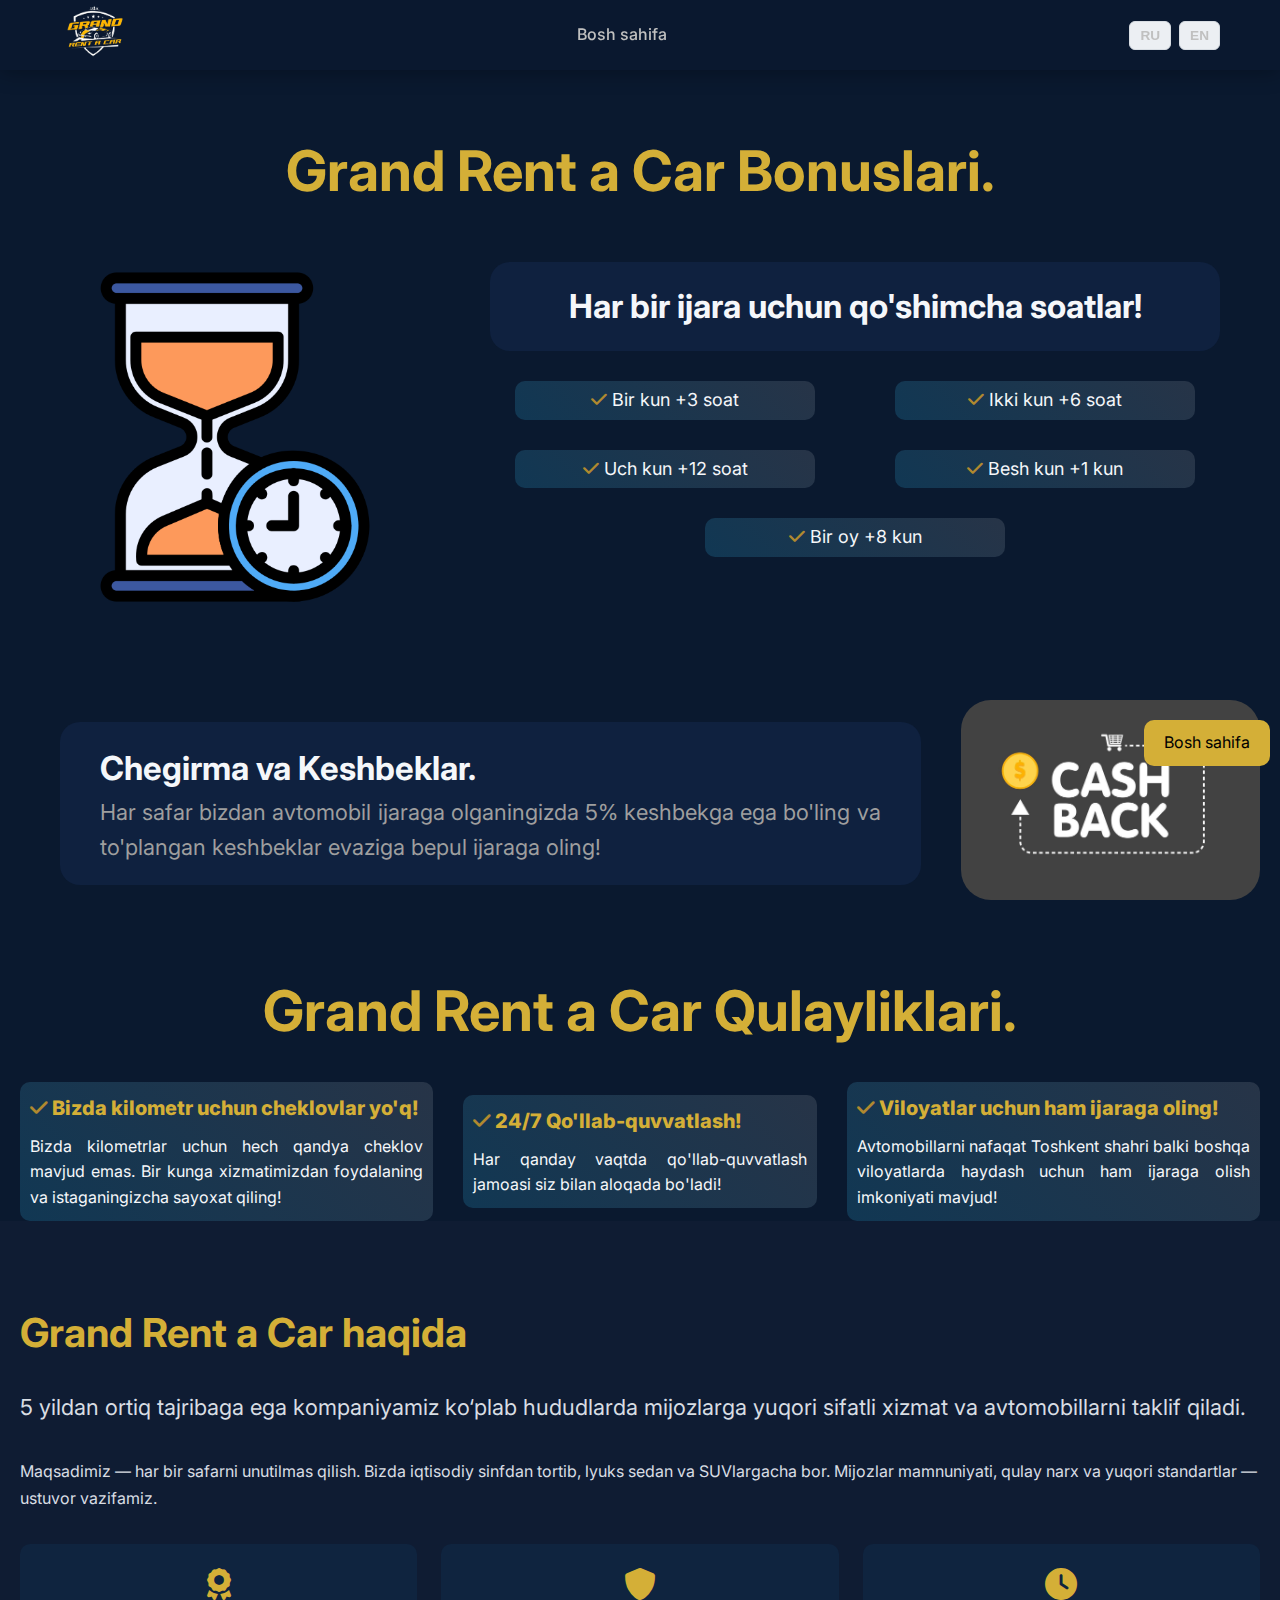
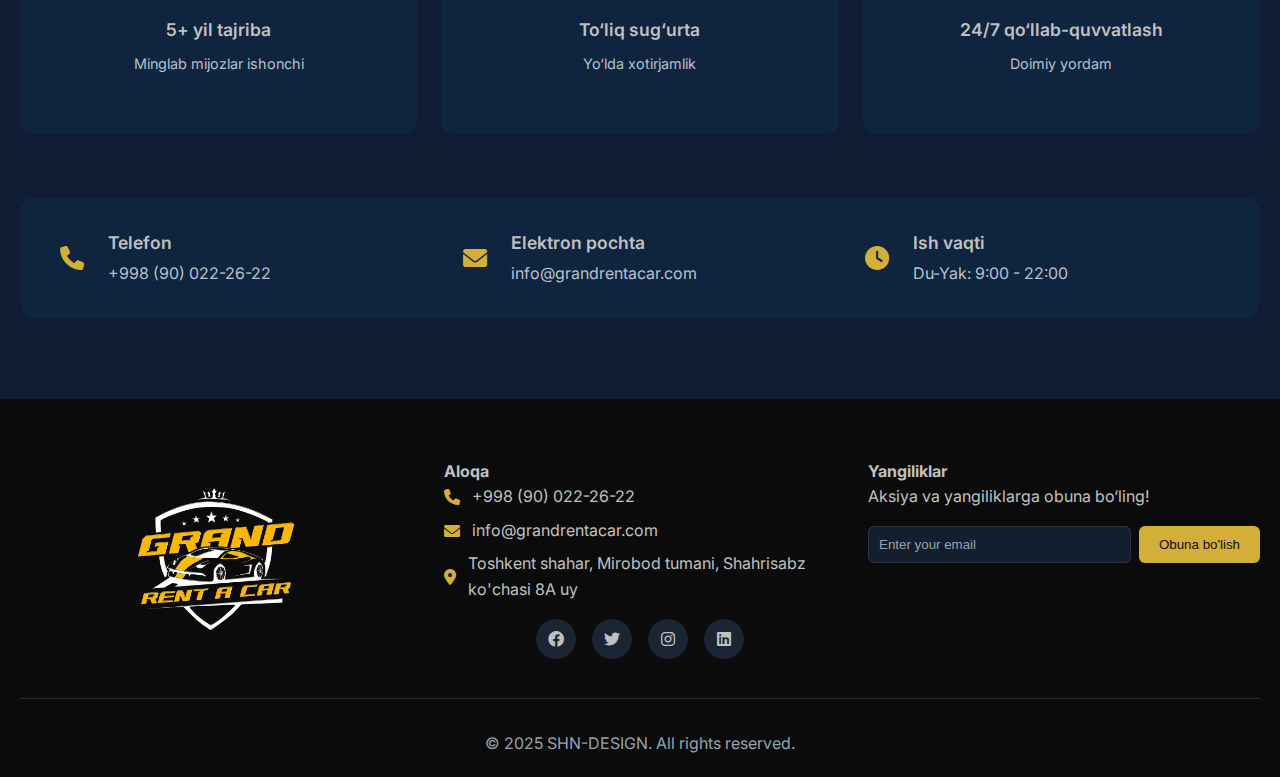
<file: bonus.html>
<!DOCTYPE html>
<html lang="en">
<head>
    <meta charset="UTF-8">
    <meta name="viewport" content="width=device-width, initial-scale=1.0">
    <title>Grand Rent a Car - Premium Car Rental Service</title>
    <meta name="description" content="Grand Rent a Car offers premium vehicle rental services with a wide selection of cars, SUVs, and luxury vehicles. Book your perfect ride today!">
    <link rel="stylesheet" href="styles.css">
    <link rel="shortcut icon" href="./src/logo-nobg.png" type="image/x-icon">
    <link href="https://fonts.googleapis.com/css2?family=Inter:wght@300;400;500;600;700&display=swap" rel="stylesheet">
    <link rel="stylesheet" href="https://cdnjs.cloudflare.com/ajax/libs/font-awesome/6.0.0/css/all.min.css">
</head>
<body>
    <!-- Navigation -->
    <nav class="navbar">
        <div class="nav-container">
            <div class="nav-logo">
                <a href="./index.html">
                    <img src="./src/logo-nobg.png" alt="" width="70px">
                </a>
            </div>
            <ul class="nav-menu">
                <li class="nav-item">
                    <a href="./index.html" class="nav-link1">Bosh sahifa</a>
                </li>
            </ul>
            <div class="lang-switcher" aria-label="Language selector">
                <a href="./bonus_ru.html">
                    <button class="lang-btn">RU</button>
                </a>
                <a href="./bonus_en.html">
                    <button class="lang-btn">EN</button>
                </a>
            </div>
            <div class="hamburger">
                <span class="bar"></span>
                <span class="bar"></span>
                <span class="bar"></span>
            </div>
        </div>
    </nav>
    <a class="bonus-btn" href="./index.html">Bosh sahifa</a>
    
    <br><br><br><br>
    <!-- Bonus Section -->
    <section>
        <div class="container">
            <div class="bonus-content">
                <h1>Grand Rent a Car Bonuslari.</h1>
                <div class="carts">                                      
                    <div class="time-content">
                        <div class="time-img">
                            <img src="./src/time.png" alt="">
                        </div>
                        <div class="time-txt">
                            <div class="bonus-txt">
                                <h2>Har bir ijara uchun qo'shimcha soatlar!</h2>
                            </div>
                            <ul  class="cart">
                                <li class="bonuses">
                                    <i class="fas fa-check"></i>
                                        Bir kun +3 soat
                                </li>
                                <li class="bonuses">
                                    <i class="fas fa-check"></i>
                                        Ikki kun +6 soat
                                </li>
                                <li class="bonuses">
                                    <i class="fas fa-check"></i>
                                        Uch kun +12 soat
                                </li>
                                <li class="bonuses">
                                    <i class="fas fa-check"></i>
                                        Besh kun +1 kun
                                </li>
                                <li class="bonuses">
                                    <i class="fas fa-check"></i>
                                        Bir oy +8 kun
                                </li>
                            </ul>
                        </div>
                    </div>
                    <div class="cashback-content">
                        <div class="bonus-txt">
                            <h2>Сhegirma va Keshbeklar.</h2>
                            <p style="color: #9e9e9e;">Har safar bizdan avtomobil ijaraga olganingizda 5% keshbekga ega bo'ling va to'plangan keshbeklar evaziga bepul ijaraga oling!</p>
                        </div>
                        <div class="cash-img">
                            <img src="./src/cashback.jpg" alt="">
                        </div> 
                    </div>                   
                </div>
            </div>
        </div>
    </section>

    <!-- Conveniences Section -->
    <section>
        <div class="container">
            <div class="conveniences-content">
                <h1>Grand Rent a Car Qulayliklari.</h1>
                <div class="conveniences-items">
                    <div class="convenience-item">
                        <h4><i class="fas fa-check"></i> Bizda kilometr uchun cheklovlar yo'q!</h4>
                        <p>Bizda kilometrlar uchun hech qandya cheklov mavjud emas. Bir kunga xizmatimizdan foydalaning va istaganingizcha sayoxat qiling!</p>
                    </div>
                    <div class="convenience-item">
                        <h4><i class="fas fa-check"></i> 24/7 Qo'llab-quvvatlash!</h4>
                        <p>Har qanday vaqtda qo'llab-quvvatlash jamoasi siz bilan aloqada bo'ladi!</p>
                    </div>
                    <div class="convenience-item">
                        <h4><i class="fas fa-check"></i> Viloyatlar uchun ham ijaraga oling!</h4>
                        <p>Avtomobillarni nafaqat Toshkent shahri balki boshqa viloyatlarda haydash uchun ham ijaraga olish imkoniyati mavjud!</p>
                    </div>
                </div>
            </div>
        </div>
    </section>

     <!-- About Us Section -->
    <section id="about" class="about">
        <div class="container">
            <div class="about-content">
                <div class="about-txt">
                    <h2>Grand Rent a Car haqida</h2>
                    <p style="font-size: 22px;">5 yildan ortiq tajribaga ega kompaniyamiz ko‘plab hududlarda mijozlarga yuqori sifatli xizmat va avtomobillarni taklif qiladi.</p>
                    <p>Maqsadimiz — har bir safarni unutilmas qilish. Bizda iqtisodiy sinfdan tortib, lyuks sedan va SUVlargacha bor. Mijozlar mamnuniyati, qulay narx va yuqori standartlar — ustuvor vazifamiz.</p>
                    <div class="about-features">
                        <div class="features">
                            <i class="fas fa-award"></i>
                            <h4>5+ yil tajriba</h4>
                            <p>Minglab mijozlar ishonchi</p>
                        </div>
                        <div class="features">
                            <i class="fas fa-shield-alt"></i>
                            <h4>To‘liq sug‘urta</h4>
                            <p>Yo‘lda xotirjamlik</p>
                        </div>
                        <div class="features">
                            <i class="fas fa-clock"></i>
                            <h4>24/7 qo‘llab-quvvatlash</h4>
                            <p>Doimiy yordam</p>
                        </div>
                    </div>
                </div>
            </div>
            <div class="contact-info">
                <div class="contact-item1">
                    <i class="fas fa-phone"></i>
                    <div>
                        <h4>Telefon</h4>
                        <p>+998 (90) 022-26-22</p>
                    </div>
                </div>
                <div class="contact-item1">
                    <i class="fas fa-envelope"></i>
                    <div>
                        <h4>Elektron pochta</h4>
                        <p>info@grandrentacar.com</p>
                    </div>
                </div>
                <div class="contact-item1">
                    <i class="fas fa-clock"></i>
                    <div>
                        <h4>Ish vaqti</h4>
                        <p>Du-Yak: 9:00 - 22:00</p>
                    </div>
                </div>
            </div>
        </div>
    </section>
        <!-- Footer -->
    <footer class="footer">
        <div class="container">
            <div class="footer-content">
                <div class="footer-logo">
                    <a href="./index.html">
                        <img src="./src/logo-nobg.png" alt="Grand Rent a Car" width="200px">
                    </a>
                </div>            
                <div>
                    <h4>Aloqa</h4>
                    <div class="contact-details">
                        <p><i class="fas fa-phone"></i>+998 (90) 022-26-22</p>
                        <p><i class="fas fa-envelope"></i> info@grandrentacar.com</p>
                        <p><i class="fas fa-map-marker-alt"></i> Toshkent shahar, Mirobod tumani, Shahrisabz ko'chasi 8A uy</p>
                    </div>
                    
                    <div class="social-links">
                        <a href="#"><i class="fab fa-facebook"></i></a>
                        <a href="#"><i class="fab fa-twitter"></i></a>
                        <a href="https://instagram.com/rentcar_grand"><i class="fab fa-instagram"></i></a>
                        <a href="#"><i class="fab fa-linkedin"></i></a>
                    </div>
                </div>
                <div >
                    <h4>Yangiliklar</h4>
                    <p>Aksiya va yangiliklarga obuna bo‘ling!</p>
                    <div class="newsletter">
                        <input type="email" placeholder="Enter your email">
                        <button type="submit">Obuna bo'lish</button>
                    </div>
                </div>
            </div>
            <div class="footer-bottom">
                <p>&copy; 2025 SHN-DESIGN. All rights reserved.</p>
            </div>
        </div>
    </footer>
    <script src="script.js"></script>
</body>
</html>
</file>
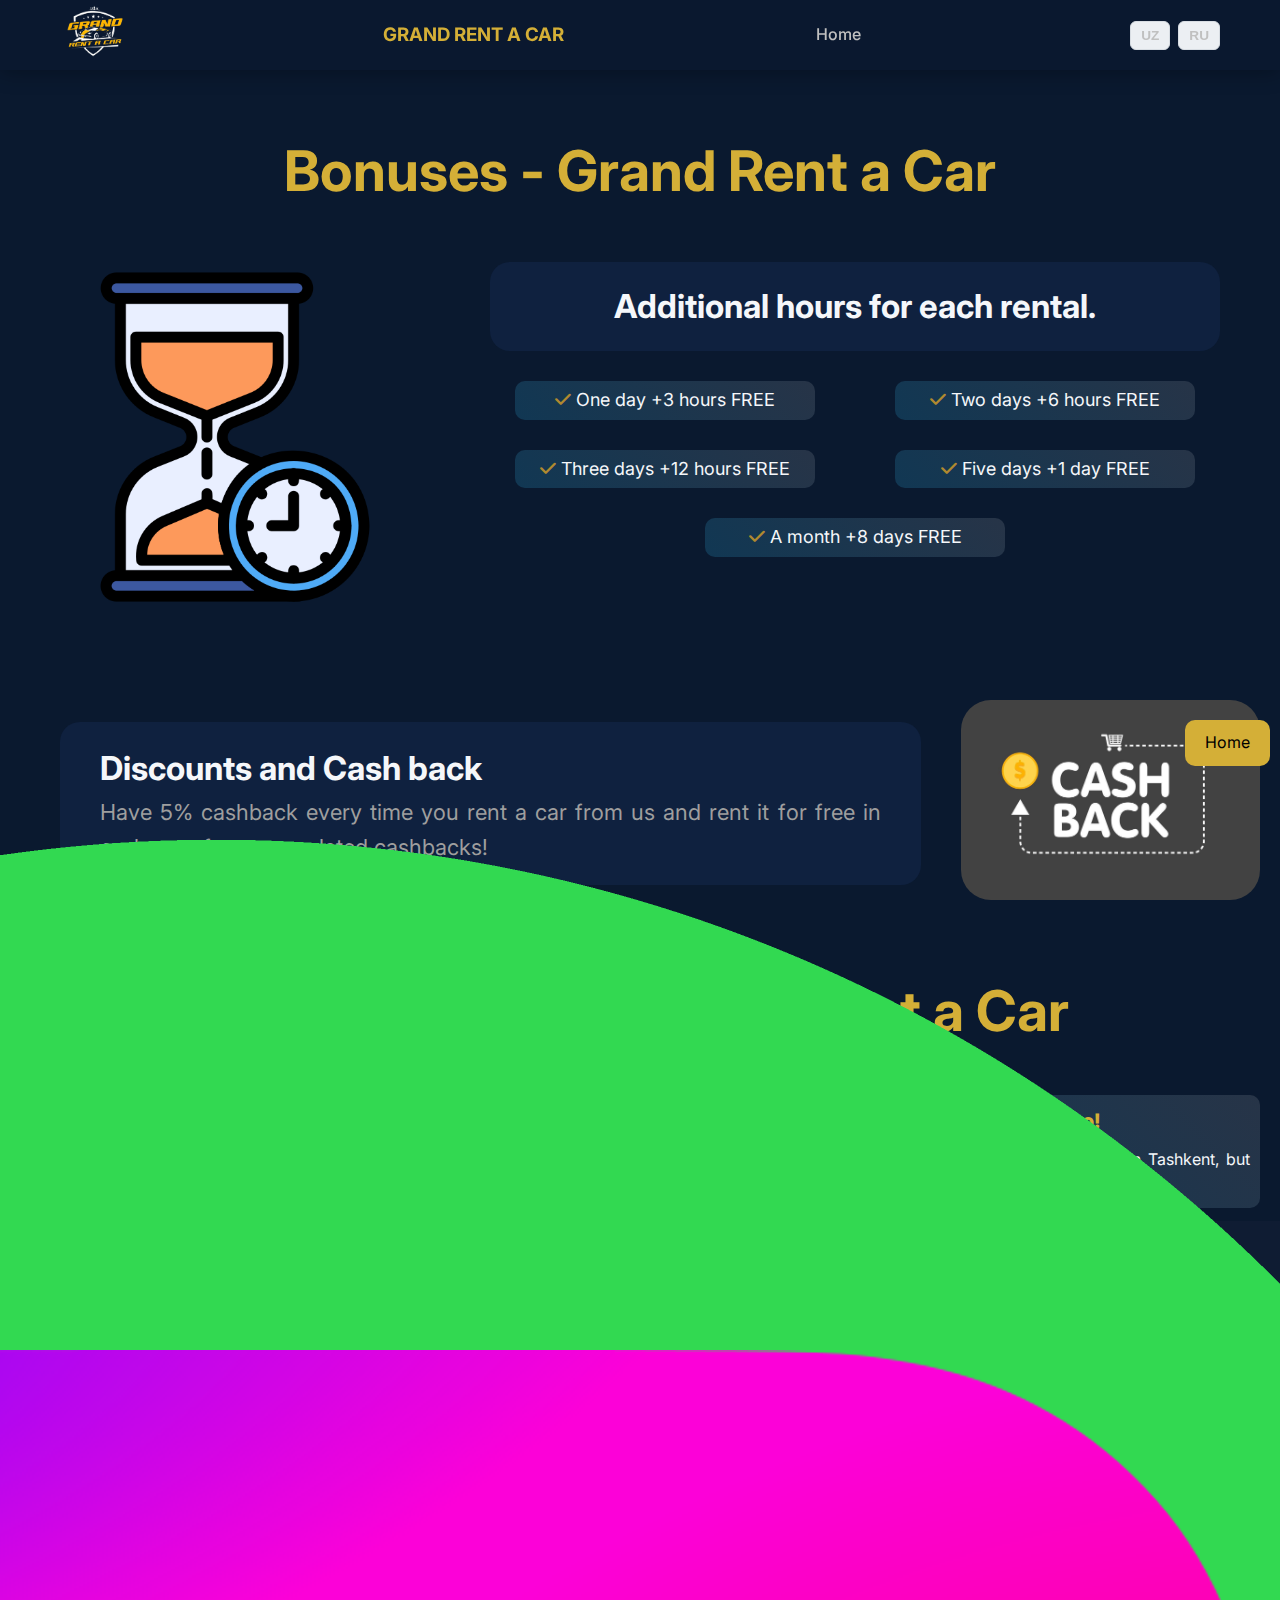
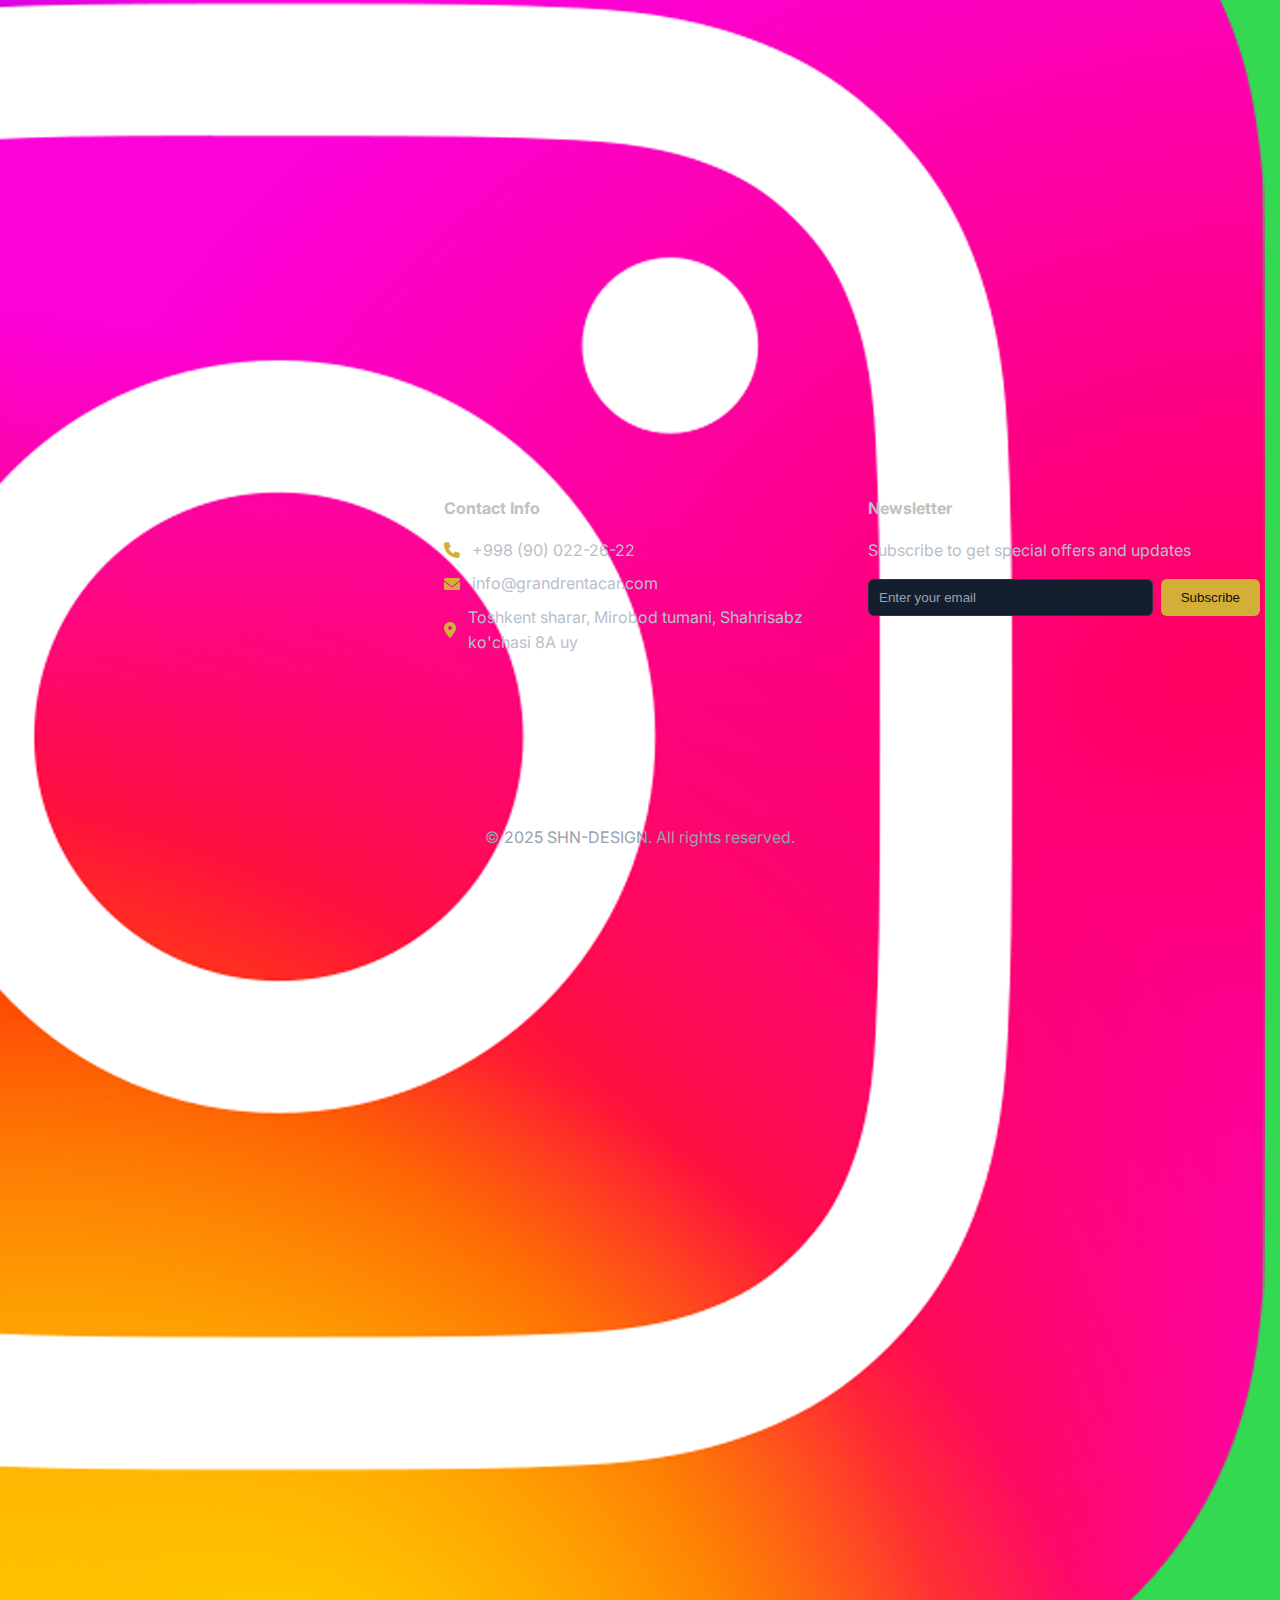
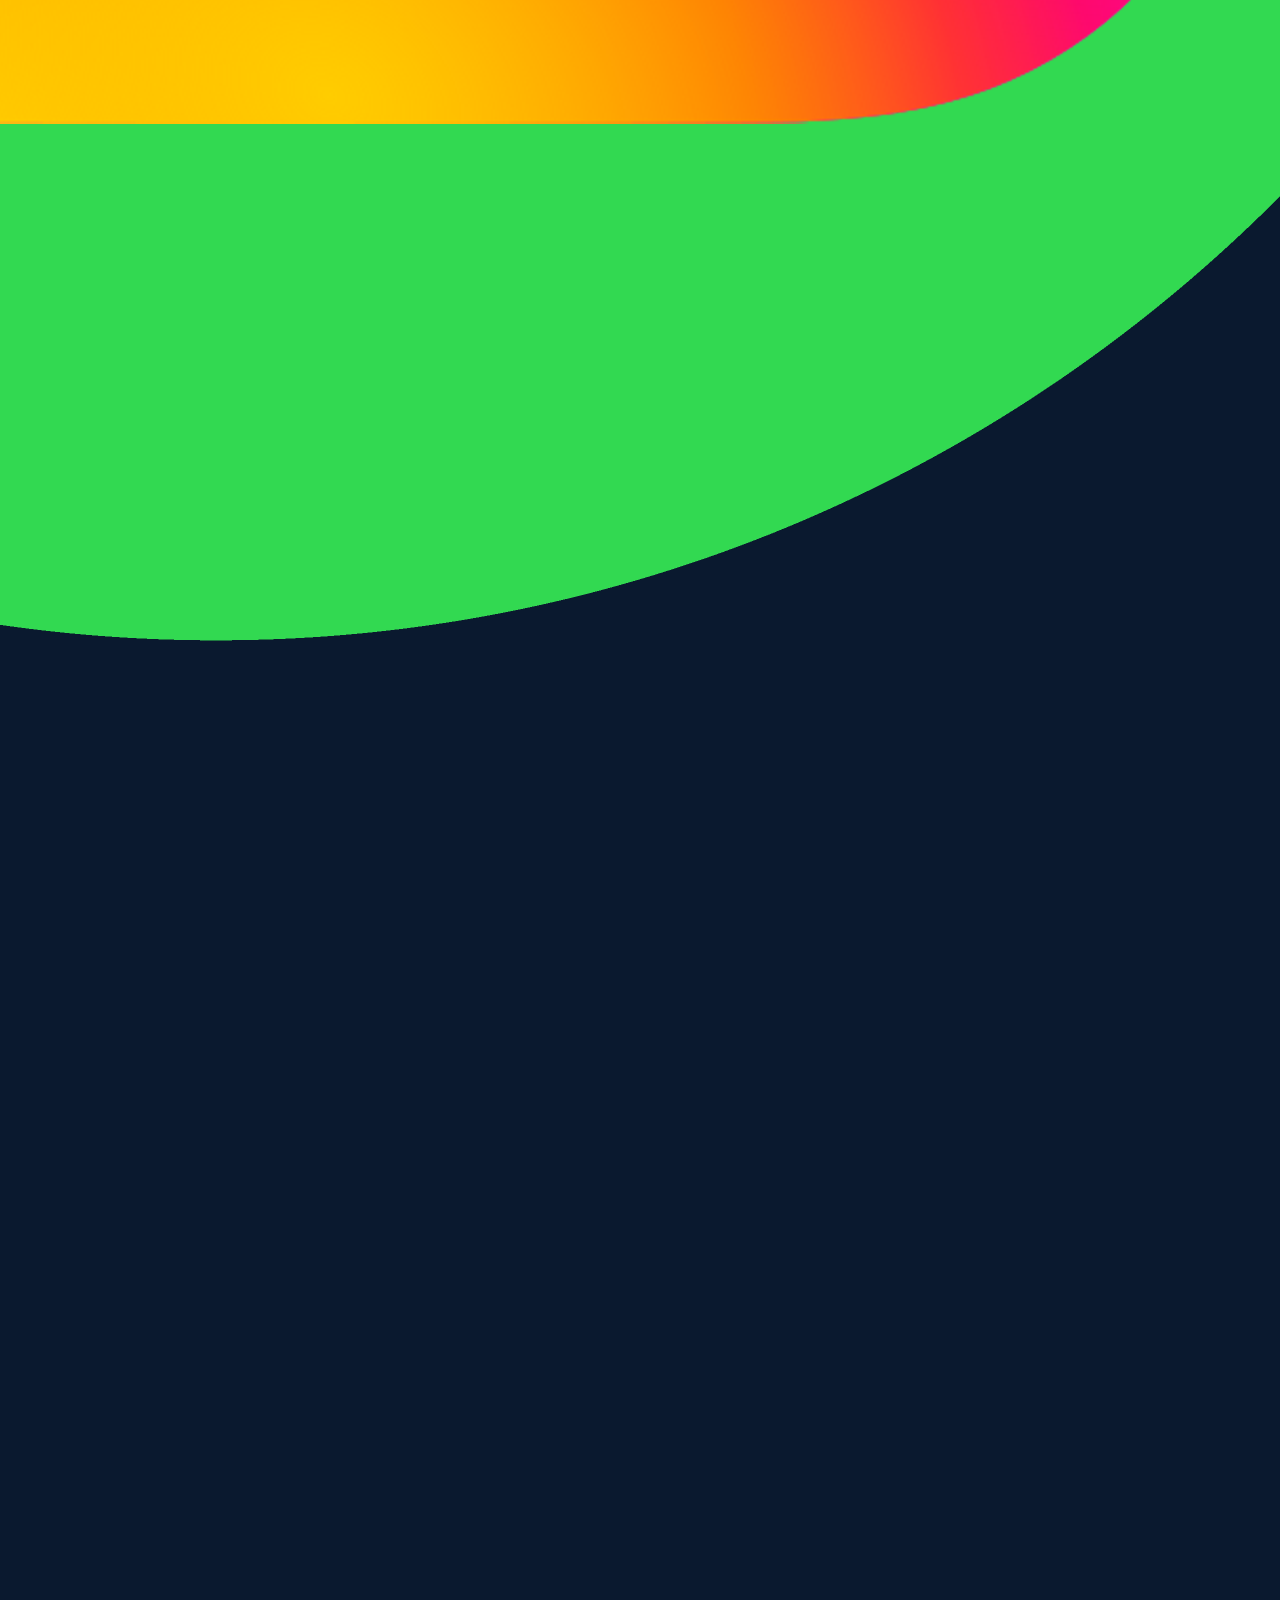
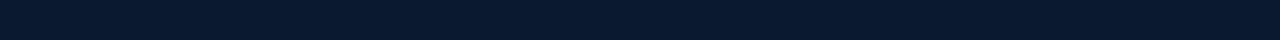
<file: bonus_en.html>
<!DOCTYPE html>
<html lang="en">
<head>
    <meta charset="UTF-8">
    <meta name="viewport" content="width=device-width, initial-scale=1.0">
    <title>Grand Rent a Car - Premium Car Rental Service</title>
    <meta name="description" content="Grand Rent a Car offers premium vehicle rental services with a wide selection of cars, SUVs, and luxury vehicles. Book your perfect ride today!">
    <link rel="stylesheet" href="styles.css">
    <link rel="shortcut icon" href="./src/logo-nobg.png" type="image/x-icon">
    <link href="https://fonts.googleapis.com/css2?family=Inter:wght@300;400;500;600;700&display=swap" rel="stylesheet">
    <link rel="stylesheet" href="https://cdnjs.cloudflare.com/ajax/libs/font-awesome/6.0.0/css/all.min.css">
</head>
<body>
    <!-- Navigation -->
    <nav class="navbar">
        <div class="nav-container">
            <div class="nav-logo">
                <a href="./index.html">
                    <img src="./src/logo-nobg.png" alt="" width="70px">
                </a>
            </div>            
            <h3 style="color: #d4af37;">GRAND RENT A CAR</h3>
            <ul class="nav-menu">
                <li class="nav-item">
                    <a href="./index.html" class="nav-link1">Home</a>
                </li>
            </ul>
            <div class="lang-switcher" aria-label="Language selector">
                <a href="./bonus.html">
                    <button class="lang-btn">UZ</button>
                </a>
                <a href="./bonus_ru.html">
                    <button class="lang-btn">RU</button>
                </a>
            </div>
            <div class="hamburger">
                <span class="bar"></span>
                <span class="bar"></span>
                <span class="bar"></span>
            </div>
        </div>
    </nav>
    <a class="bonus-btn" href="./index.html">Home</a>
    
    <br><br><br><br>
    <!-- Bonus Section -->
    <section>
        <div class="container">
            <div class="bonus-content">
                <h1>Bonuses - Grand Rent a Car</h1>
                <div class="carts">                                      
                    <div class="time-content">
                        <div class="time-img">
                            <img src="./src/time.png" alt="">
                        </div>
                        <div class="time-txt">
                            <div class="bonus-txt">
                                <h2>Additional hours for each rental.</h2>
                            </div>
                            <ul  class="cart">
                                <li class="bonuses">
                                    <i class="fas fa-check"></i>
                                        One day +3 hours FREE
                                </li> 
                                <li class="bonuses">
                                    <i class="fas fa-check"></i>
                                        Two days +6 hours FREE
                                </li>
                                <li class="bonuses">
                                    <i class="fas fa-check"></i>
                                        Three days +12 hours FREE
                                </li>
                                <li class="bonuses">
                                    <i class="fas fa-check"></i>
                                        Five days +1 day FREE
                                </li>
                                <li class="bonuses">
                                    <i class="fas fa-check"></i>
                                        A month +8 days FREE
                                </li>
                            </ul>
                        </div>
                    </div>
                    <div class="cashback-content">
                        <div class="bonus-txt">
                            <h2>Discounts and Cash back</h2>
                            <p style="color: #9e9e9e;">Have 5% cashback every time you rent a car from us and rent it for free in exchange for accumulated cashbacks!</p>
                        </div>
                        <div class="cash-img">
                            <img src="./src/cashback.jpg" alt="">
                        </div> 
                    </div>                   
                </div>
            </div>
        </div>
    </section>

    <!-- Conveniences Section -->
    <section>
        <div class="container">
            <div class="conveniences-content">
                <h1>Conveniences - Grand Rent a Car</h1>
                <div class="conveniences-items">
                    <div class="convenience-item">
                        <h4><i class="fas fa-check"></i> We have no mileage limits!</h4>
                        <p>We do not have any restrictions for kilometers. Take advantage of our service for a day and make as much as you like.</p>
                    </div>
                    <div class="convenience-item">
                        <h4><i class="fas fa-check"></i> 24/7 Support!</h4>
                        <p>The support team will be in touch with you at any time.</p>
                    </div>
                    <div class="convenience-item">
                        <h4><i class="fas fa-check"></i> Rent for provinces too!</h4>
                        <p>It is possible to rent cars not only in Tashkent, but also in other regions.</p>
                    </div>
                </div>
            </div>
        </div>
    </section>

     <!-- About Us Section -->
    <section id="about" class="about">
        <div class="container">
            <div class="about-content">
                <div class="about-txt">
                    <h2>About Grand Rent a Car</h2>
                    <p style="font-size: 22px;">With over 5 years of experience in the car rental industry, Grand Rent a Car has been providing exceptional service and premium vehicles to customers across multiple regions.</p>
                    <p>Our mission is to make every journey memorable by offering the finest selection of vehicles, from economy cars to luxury sedans and SUVs. We pride ourselves on our commitment to customer satisfaction, competitive pricing, and maintaining the highest standards of vehicle maintenance and cleanliness.</p>
                    <div class="about-features">
                        <div class="features">
                            <i class="fas fa-award"></i>
                            <h4>5+ Years Experience</h4>
                            <p>Trusted by thousands of customers</p>
                        </div>
                        <div class="features">
                            <i class="fas fa-shield-alt"></i>
                            <h4>Fully Insured</h4>
                            <p>Complete coverage for your peace of mind</p>
                        </div>
                        <div class="features">
                            <i class="fas fa-clock"></i>
                            <h4>24/7 Support</h4>
                            <p>Round-the-clock customer assistance</p>
                        </div>
                    </div>
                </div>
            </div>
            <div class="contact-info">
                <div class="contact-item1">
                    <i class="fas fa-phone"></i>
                    <div>
                        <h4>Phone</h4>
                        <p>+998 (90) 022-26-22</p>
                    </div>
                </div>
                <div class="contact-item1">
                    <i class="fas fa-envelope"></i>
                    <div>
                        <h4>E-mail</h4>
                        <p>info@grandrentacar.com</p>
                    </div>
                </div>
                <div class="contact-item1">
                    <i class="fas fa-clock"></i>
                    <div>
                        <h4>Working hours</h4>
                        <p>24/7</p>
                    </div>
                </div>
            </div>
        </div>
    </section>
       <!-- Footer -->
    <footer class="footer">
        <div class="container">
            <div class="footer-content">
                <div class="footer-section">
                    <div class="footer-logo">
                        <a href="./index.html">
                            <img src="./src/logo-nobg.png" alt="Grand Rent a Car" width="200px">
                        </a>
                    </div>
                    <div class="social-links">
                        <a href="https://t.me/GrandRentaCar"><img src="./src/telega.png" alt=""></a>
                        <a href="https://wa.me/qr/JLGWLBAITS2JF1"><img src="./src/whatsapp.png" alt=""></a>
                        <a href="https://instagram.com/rentcar_grand"><img src="./src/insta.png" alt=""></a>
                    </div>
                </div>
                <div class="footer-section">
                    <h4>Contact Info</h4>
                    <div class="contact-details">
                        <p><i class="fas fa-phone"></i>+998 (90) 022-26-22</p>
                        <p><i class="fas fa-envelope"></i> info@grandrentacar.com</p>
                        <p><i class="fas fa-map-marker-alt"></i> Toshkent sharar, Mirobod tumani, Shahrisabz ko'chasi 8A uy</p>
                    </div>
                </div>
                <div class="footer-section">
                    <h4>Newsletter</h4>
                    <p>Subscribe to get special offers and updates</p>
                    <div class="newsletter">
                        <input type="email" placeholder="Enter your email">
                        <button type="submit">Subscribe</button>
                    </div>
                </div>
            </div>
            <div class="footer-bottom">
                <p>&copy; 2025 SHN-DESIGN. All rights reserved.</p>
            </div>
        </div>
    </footer>
    <script src="script.js"></script>
</body>
</html>
</file>
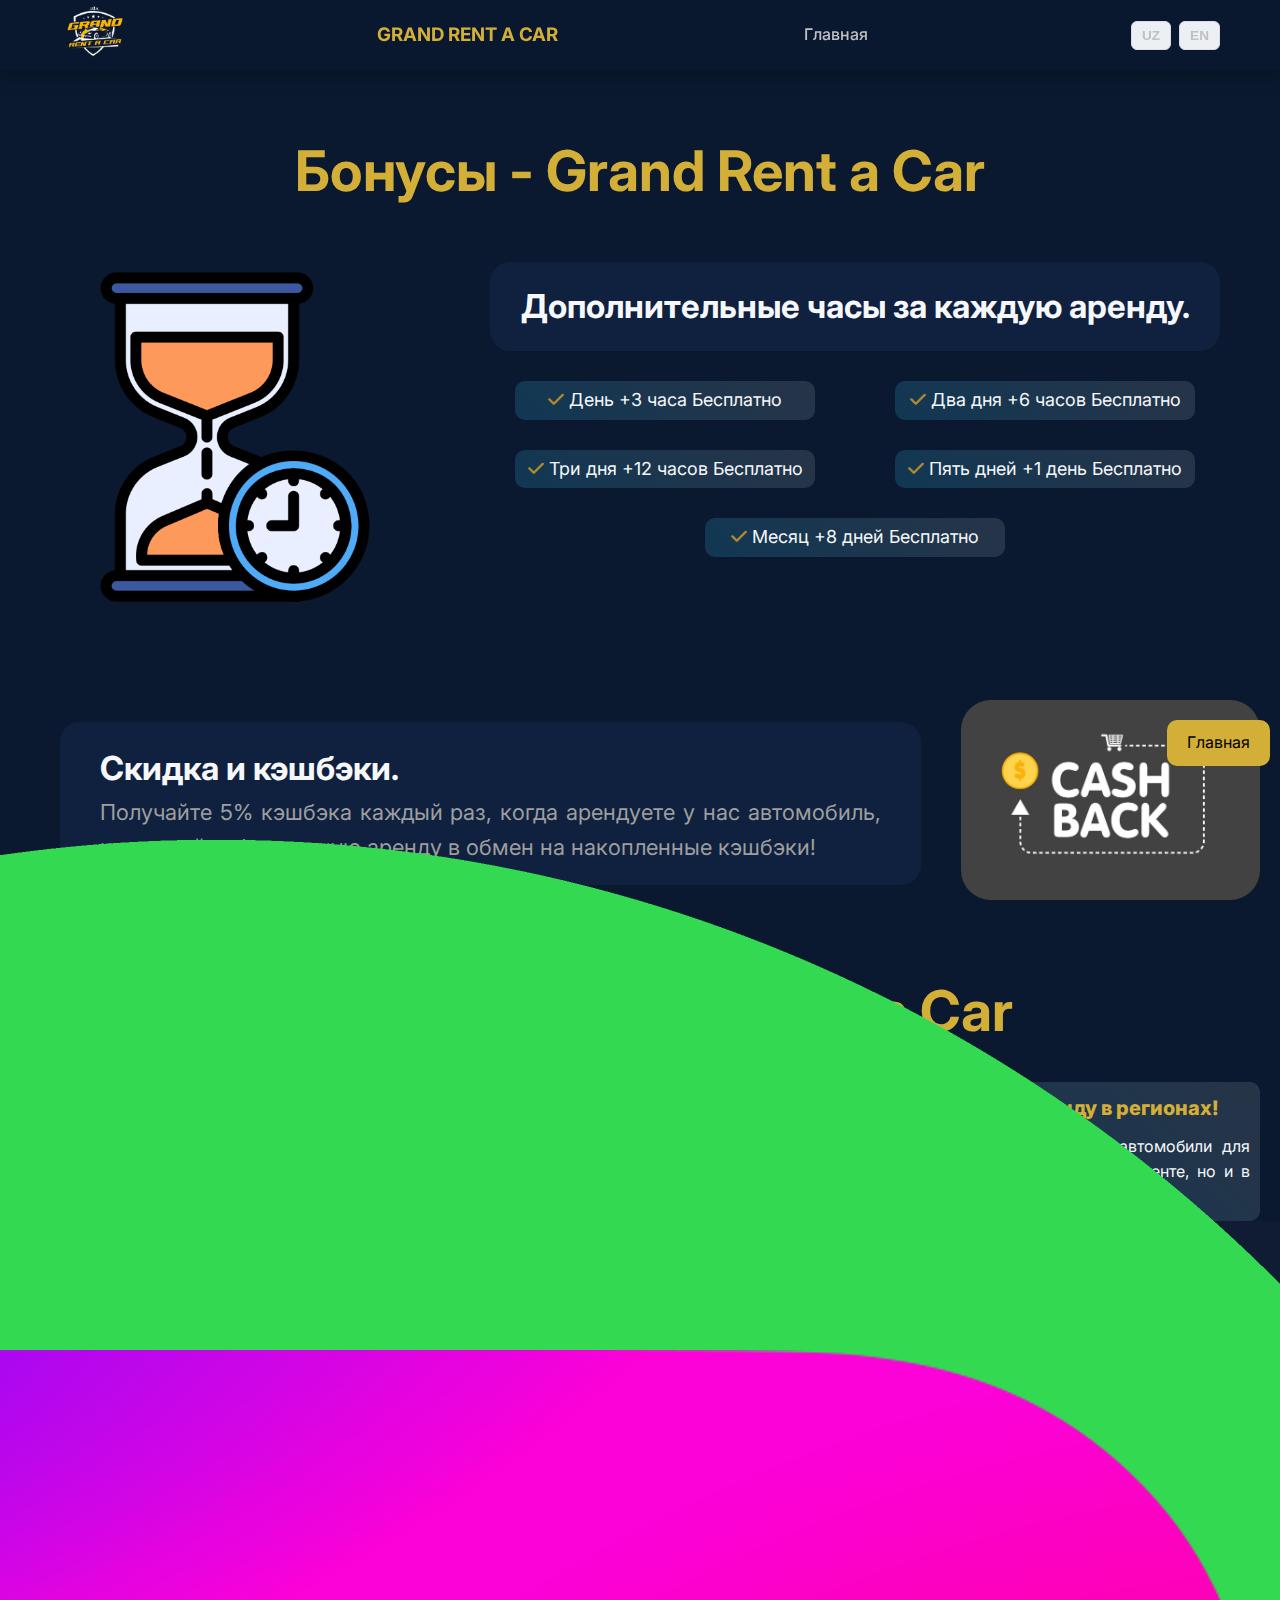
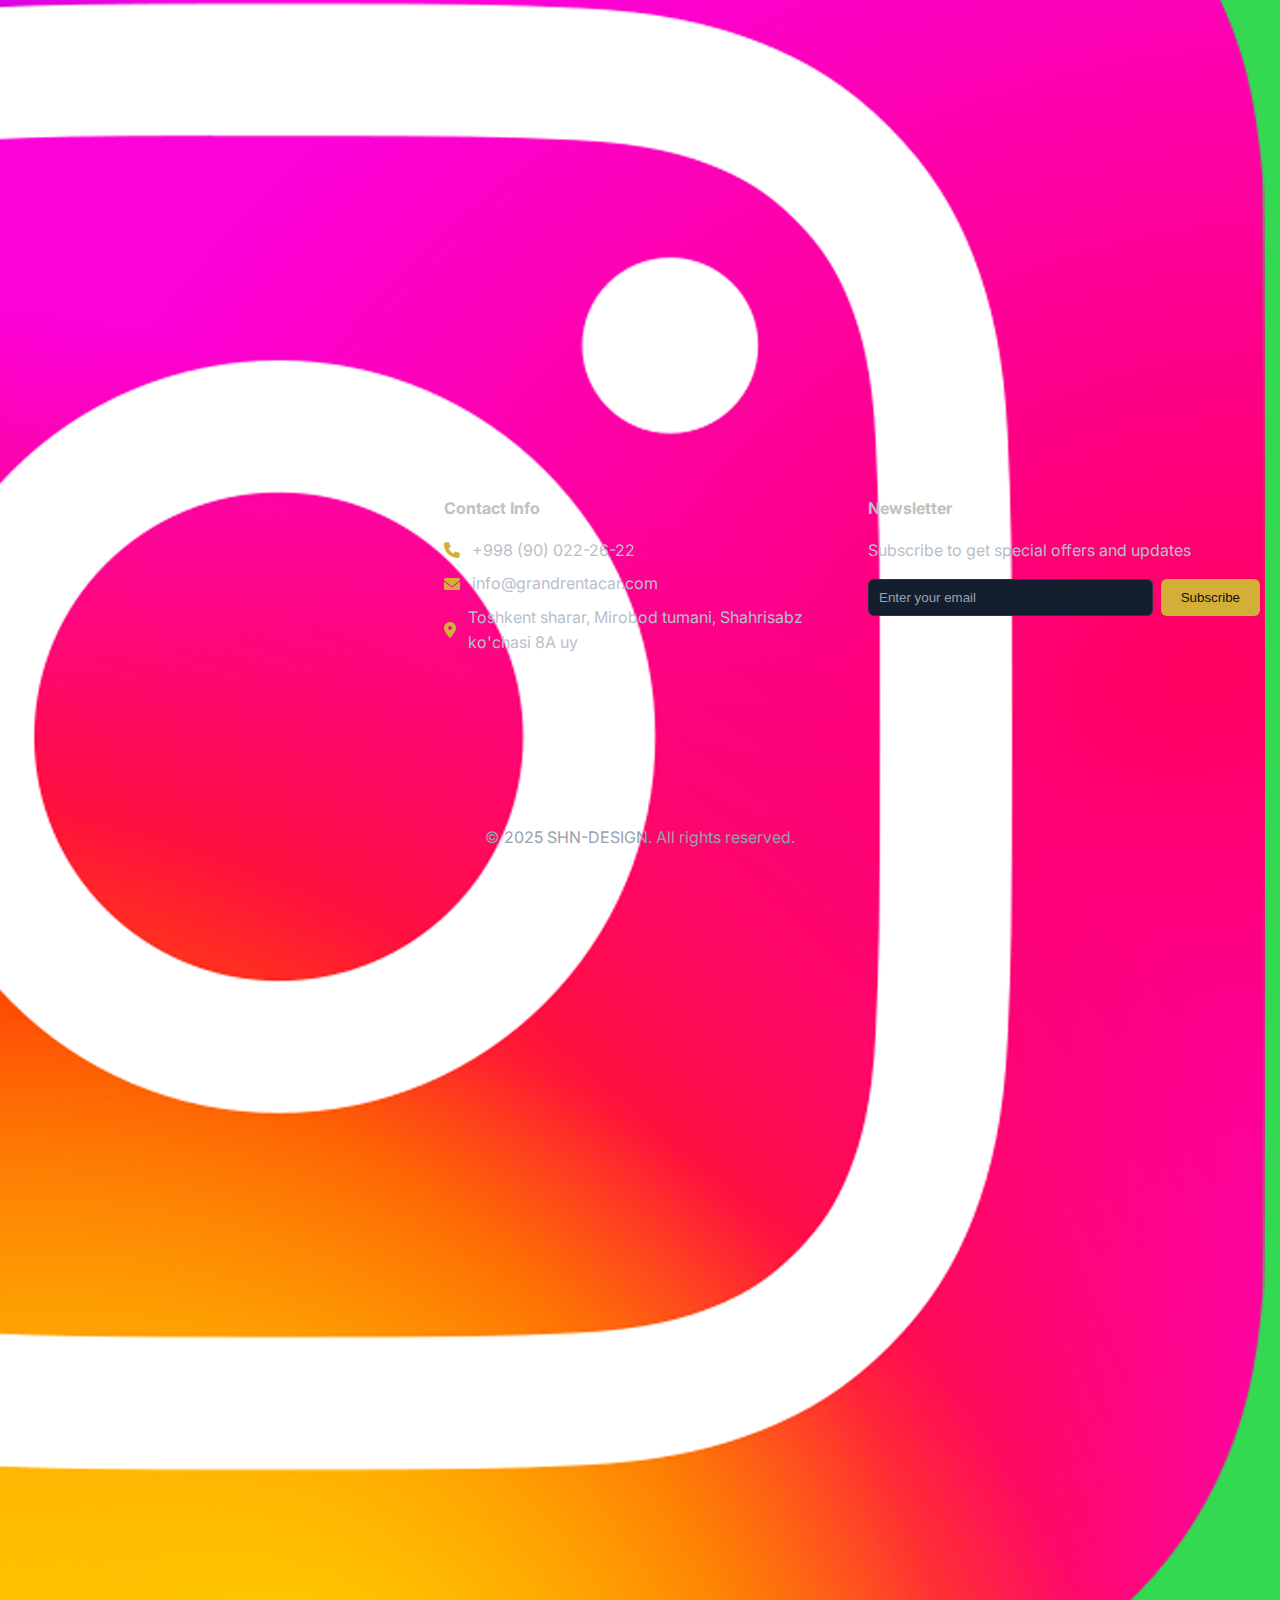
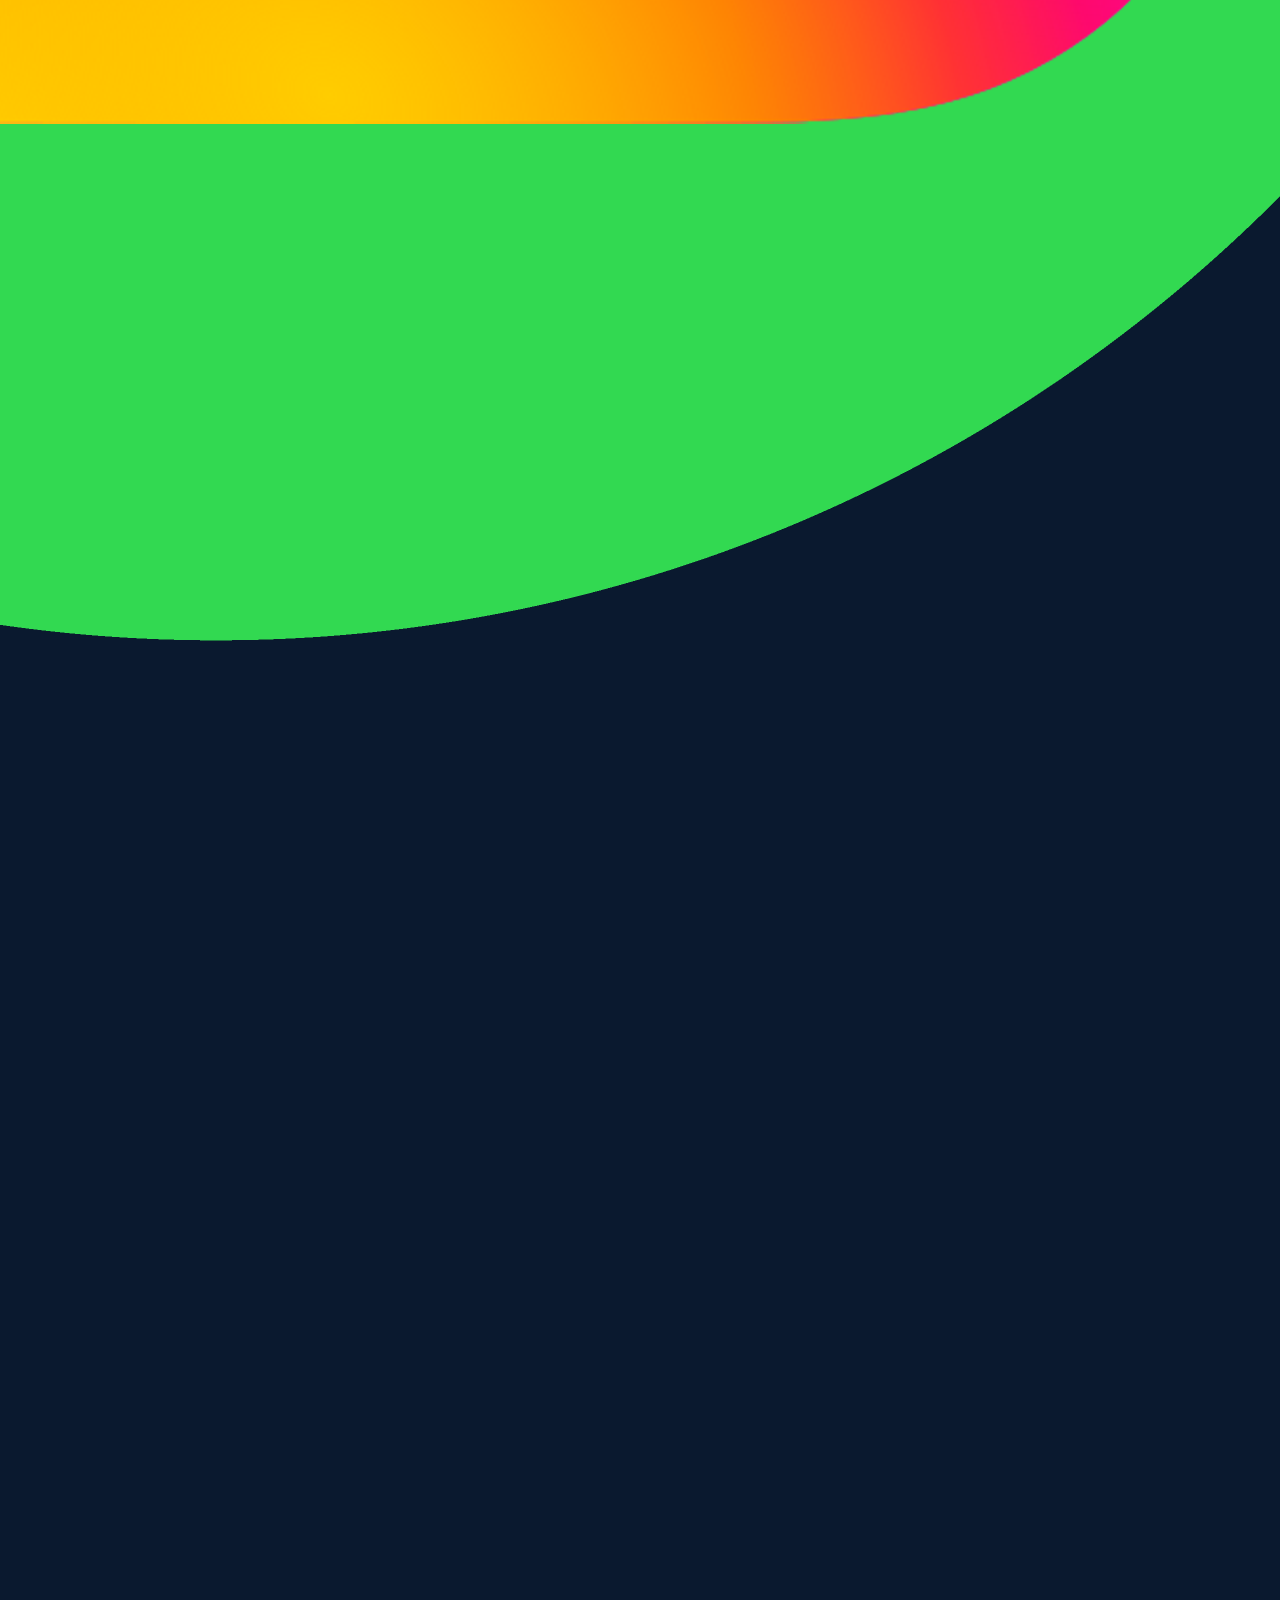
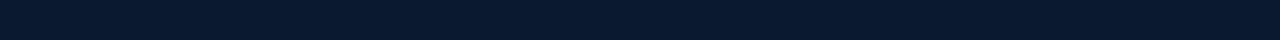
<file: bonus_ru.html>
<!DOCTYPE html>
<html lang="en">
<head>
    <meta charset="UTF-8">
    <meta name="viewport" content="width=device-width, initial-scale=1.0">
    <title>Grand Rent a Car - Premium Car Rental Service</title>
    <meta name="description" content="Grand Rent a Car offers premium vehicle rental services with a wide selection of cars, SUVs, and luxury vehicles. Book your perfect ride today!">
    <link rel="stylesheet" href="styles.css">
    <link rel="shortcut icon" href="./src/logo-nobg.png" type="image/x-icon">
    <link href="https://fonts.googleapis.com/css2?family=Inter:wght@300;400;500;600;700&display=swap" rel="stylesheet">
    <link rel="stylesheet" href="https://cdnjs.cloudflare.com/ajax/libs/font-awesome/6.0.0/css/all.min.css">
</head>
<body>
    <!-- Navigation -->
    <nav class="navbar">
        <div class="nav-container">
            <div class="nav-logo">
                <a href="./index.html">
                    <img src="./src/logo-nobg.png" alt="" width="70px">
                </a>
            </div>            
            <h3 style="color: #d4af37;">GRAND RENT A CAR</h3>
            <ul class="nav-menu">
                <li class="nav-item">
                    <a href="./index.html" class="nav-link1">Главная</a>
                </li>
            </ul>
            <div class="lang-switcher" aria-label="Language selector">
                <a href="./bonus.html">
                    <button class="lang-btn">UZ</button>
                </a>
                <a href="./bonus_en.html">
                    <button class="lang-btn">EN</button>
                </a>
            </div>
            <div class="hamburger">
                <span class="bar"></span>
                <span class="bar"></span>
                <span class="bar"></span>
            </div>
        </div>
    </nav>
    <a class="bonus-btn" href="./index.html">Главная</a>
    
    <br><br><br><br>
    <!-- Bonus Section -->
    <section>
        <div class="container">
            <div class="bonus-content">
                <h1>Бонусы - Grand Rent a Car</h1>
                <div class="carts">                                      
                    <div class="time-content">
                        <div class="time-img">
                            <img src="./src/time.png" alt="">
                        </div>
                        <div class="time-txt">
                            <div class="bonus-txt">
                                <h2>Дополнительные часы за каждую аренду.</h2>
                            </div>
                            <ul  class="cart">
                                <li class="bonuses">
                                    <i class="fas fa-check"></i>
                                        День +3 часа Бесплатно 
                                </li>
                                <li class="bonuses">
                                    <i class="fas fa-check"></i>
                                        Два дня +6 часов Бесплатно
                                </li>
                                <li class="bonuses">
                                    <i class="fas fa-check"></i>
                                        Три дня +12 часов Бесплатно
                                </li>
                                <li class="bonuses">
                                    <i class="fas fa-check"></i>
                                        Пять дней +1 день Бесплатно
                                </li>
                                <li class="bonuses">
                                    <i class="fas fa-check"></i>
                                        Месяц +8 дней Бесплатно
                                </li>
                            </ul>
                        </div>
                    </div>
                    <div class="cashback-content">
                        <div class="bonus-txt">
                            <h2>Скидка и кэшбэки.</h2>
                            <p style="color: #9e9e9e;">Получайте 5% кэшбэка каждый раз, когда арендуете у нас автомобиль, и получайте бесплатную аренду в обмен на накопленные кэшбэки!</p>
                        </div>
                        <div class="cash-img">
                            <img src="./src/cashback.jpg" alt="">
                        </div> 
                    </div>                   
                </div>
            </div>
        </div>
    </section>

    <!-- Conveniences Section -->
    <section>
        <div class="container">
            <div class="conveniences-content">
                <h1>Удобства - Grand Rent a Car</h1>
                <div class="conveniences-items">
                    <div class="convenience-item">
                        <h4><i class="fas fa-check"></i> У нас нет ограничений по пробегу!</h4>
                        <p>У нас нет никаких ограничений на километры. Воспользуйтесь нашим сервисом на один день и путешествуйте сколько хотите!</p>
                    </div>
                    <div class="convenience-item">
                        <h4><i class="fas fa-check"></i> Поддержка 24/7!</h4>
                        <p>Служба поддержки свяжется с вами в любое время.</p>
                    </div>
                    <div class="convenience-item">
                        <h4><i class="fas fa-check"></i> Сдам также в аренду в регионах!</h4>
                        <p>Есть возможность арендовать автомобили для вождения не только в городе Ташкенте, но и в других регионах!</p>
                    </div>
                </div>
            </div>
        </div>
    </section>

     <!-- About Us Section -->
    <section id="about" class="about">
        <div class="container">
            <div class="about-content">
                <div class="about-txt">
                    <h2>О компании Grand Rent a Car</h2>
                    <p style="font-size: 22px;">С более чем 5-летним опытом в сфере проката авто мы предоставляем исключительный сервис и премиальные автомобили клиентам во многих регионах.</p>
                    <p>Наша миссия — сделать каждую поездку незабываемой, предлагая лучший выбор автомобилей: от эконом-класса до роскошных седанов и SUV. Мы стремимся к удовлетворенности клиентов, конкурентным ценам и высоким стандартам обслуживания.</p>
                    <div class="about-features">
                        <div class="features">
                            <i class="fas fa-award"></i>
                            <h4>5+ лет опыта</h4>
                            <p>Тысячи довольных клиентов</p>
                        </div>
                        <div class="features">
                            <i class="fas fa-shield-alt"></i>
                            <h4>Полное страхование</h4>
                            <p>Спокойствие на дороге</p>
                        </div>
                        <div class="features">
                            <i class="fas fa-clock"></i>
                            <h4>Поддержка 24/7</h4>
                            <p>Круглосуточная помощь</p>
                        </div>
                    </div>
                </div>
            </div>
            <div class="contact-info">
                <div class="contact-item1">
                    <i class="fas fa-phone"></i>
                    <div>
                        <h4>Телефон</h4>
                        <p>+998 (90) 022-26-22</p>
                    </div>
                </div>
                <div class="contact-item1">
                    <i class="fas fa-envelope"></i>
                    <div>
                        <h4>Эл. почта</h4>
                        <p>info@grandrentacar.com</p>
                    </div>
                </div>
                <div class="contact-item1">
                    <i class="fas fa-clock"></i>
                    <div>
                        <h4>Время работы</h4>
                        <p>24/7</p>
                    </div>
                </div>
            </div>
        </div>
    </section>
        <!-- Footer -->
    <footer class="footer">
        <div class="container">
            <div class="footer-content">
                <div class="footer-section">
                    <div class="footer-logo">
                        <a href="./index.html">
                            <img src="./src/logo-nobg.png" alt="Grand Rent a Car" width="200px">
                        </a>
                    </div>
                    <div class="social-links">
                        <a href="https://t.me/GrandRentaCar"><img src="./src/telega.png" alt=""></a>
                        <a href="https://wa.me/qr/JLGWLBAITS2JF1"><img src="./src/whatsapp.png" alt=""></a>
                        <a href="https://instagram.com/rentcar_grand"><img src="./src/insta.png" alt=""></a>
                    </div>
                </div>
                <div class="footer-section">
                    <h4>Contact Info</h4>
                    <div class="contact-details">
                        <p><i class="fas fa-phone"></i>+998 (90) 022-26-22</p>
                        <p><i class="fas fa-envelope"></i> info@grandrentacar.com</p>
                        <p><i class="fas fa-map-marker-alt"></i> Toshkent sharar, Mirobod tumani, Shahrisabz ko'chasi 8A uy</p>
                    </div>
                </div>
                <div class="footer-section">
                    <h4>Newsletter</h4>
                    <p>Subscribe to get special offers and updates</p>
                    <div class="newsletter">
                        <input type="email" placeholder="Enter your email">
                        <button type="submit">Subscribe</button>
                    </div>
                </div>
            </div>
            <div class="footer-bottom">
                <p>&copy; 2025 SHN-DESIGN. All rights reserved.</p>
            </div>
        </div>
    </footer>
    <script src="script.js"></script>
</body>
</html>
</file>
<file: styles.css>
/* Reset and Base Styles */
* {
    margin: 0;
    padding: 0;
    box-sizing: border-box;
    transition: all 0.4s ease-in-out;
}

html {
    scroll-behavior: smooth;
}

body {
    font-family: 'Inter', sans-serif;
    line-height: 1.6;
    color: var(--gray-50);
    overflow-x: hidden;
    background: var(--midnight);
}

.container {
    max-width: 1440px;
    margin: 0 auto;
    padding: 0 20px;
}

/* Color Variables */
:root {
    /* Luxury palette */
    --gold: #d4af37;
    --gold-dark: #b0892f;
    --gold-light: #f3e7c1;
    --midnight: #0a192f;
    --black: #0b0b0b;
    --silver: #c0c0c0;
    --white: #ffffff;

    /* Map existing tokens to luxury */
    --primary-blue: var(--gold);
    --secondary-blue: var(--gold-dark);
    --light-blue: rgba(212, 175, 55, 0.12);
    --dark-blue: var(--midnight);

    /* Neutral scale tuned for dark UI */
    --gray-50: #f5f7fa;
    --gray-100: #eceff3;
    --gray-200: #d8dde3;
    --gray-300: #b8c0ca;
    --gray-400: #98a1ad;
    --gray-500: #7b8594;
    --gray-600: #5f6b7a;
    --gray-700: #445062;
    --gray-800: #2b3647;
    --gray-900: #182233;
    --success: #10b981;
    --warning: #f59e0b;
    --error: #ef4444;
}

/* Navigation */
.navbar {
    position: fixed;
    top: 0;
    width: 100%;
    background: rgba(10, 25, 47, 0.85);
    backdrop-filter: blur(10px);
    z-index: 1000;
    transition: all 0.3s ease;
    box-shadow: 0 2px 20px rgba(0, 0, 0, 0.3);
}

.nav-container {
    max-width: 1200px;
    margin: 0 auto;
    padding: 0 20px;
    display: flex;
    justify-content: space-between;
    align-items: center;
    height: 70px;
}

.nav-logo h2 {
    color: var(--primary-blue);
    font-weight: 700;
    font-size: 1.5rem;
}

.nav-menu {
    display: flex;
    list-style: none;
    gap: 2rem;
}

.nav-link , .nav-link1 {
    text-decoration: none;
    color: var(--silver);
    font-weight: 500;
    transition: color 0.3s ease;
    position: relative;
}
.nav-link:hover, .nav-link.active, .nav-link1:hover, .nav-link1.active {
    color: var(--primary-blue);
}

.nav-link.active::after,
.nav-link1.active::after {
    content: '';
    position: absolute;
    bottom: -5px;
    left: 0;
    width: 100%;
    height: 2px;
    background: var(--primary-blue);
}

.hamburger {
    display: none;
    flex-direction: column;
    cursor: pointer;
}

/* Language Switcher */
.lang-switcher {
    display: flex;
    gap: 8px;
    margin-left: 16px;
}

.lang-btn {
    background: var(--gray-100);
    color: var(--silver);
    border: 1px solid var(--gray-200);
    padding: 6px 10px;
    border-radius: 6px;
    font-size: 0.85rem;
    font-weight: 600;
    cursor: pointer;
    transition: all 0.2s ease;
}

.lang-btn:hover {
    background: var(--primary-blue);
    border-color: var(--primary-blue);
    color: #111;
}

.lang-btn.active {
    background: var(--primary-blue);
    color: #111;
    border-color: var(--primary-blue);
}

.bar {
    width: 25px;
    height: 3px;
    background: var(--silver);
    margin: 3px 0;
    transition: 0.3s;
}

/* Hero Section with Carousel */
.hero {
    height: 100vh;
    position: relative;
    overflow: hidden;
}

.carousel-container {
    position: relative;
    width: 100%;
    height: 100%;
}

/* Vignette and bottom shadow for carousel */
.carousel-container::before {
    content: '';
    position: absolute;
    inset: 0;
    pointer-events: none;
    z-index: 1;
    box-shadow: inset 0 0 180px rgba(0, 0, 0, 0.55);
}

.carousel-container::after {
    content: '';
    position: absolute;
    left: 0;
    right: 0;
    bottom: 0;
    height: 140px;
    pointer-events: none;
    z-index: 1;
    background: linear-gradient(180deg, rgba(10, 25, 47, 0) 0%, rgba(10, 25, 47, 0.65) 60%, rgba(10, 25, 47, 0.9) 100%);
}

.carousel-slides {
    position: relative;
    width: 100%;
    height: 100%;
}

.slide {
    position: absolute;
    top: 0;
    left: 0;
    width: 100%;
    height: 100%;
    opacity: 0;
    transition: opacity 1s ease-in-out;
    background: linear-gradient(rgba(0, 0, 0, 0.4), rgba(0, 0, 0, 0.4));
}

.slide.active {
    opacity: 1;
}

.slide img {
    width: 100%;
    height: 100%;
    object-fit: cover;
    object-position: center center;
    display: block;
}

.slide-content {
    position: absolute;
    top: 50%;
    left: 50%;
    transform: translate(-50%, -50%);
    text-align: center;
    color: #fff;
    z-index: 2;
}

.slide-content h1 {
    font-size: 3.5rem;
    font-weight: 700;
    margin-bottom: 1rem;
    text-shadow: 2px 2px 4px rgba(0, 0, 0, 0.5);
}

.slide-content p {
    font-size: 1.25rem;
    margin-bottom: 2rem;
    text-shadow: 1px 1px 2px rgba(0, 0, 0, 0.5);
}

.cta-button {
    display: inline-block;
    background: var(--primary-blue);
    color: #111;
    padding: 15px 30px;
    text-decoration: none;
    border-radius: 50px;
    font-weight: 600;
    transition: all 0.3s ease;
    box-shadow: 0 4px 15px rgba(212, 175, 55, 0.3);
}

.cta-button:hover {
    background: var(--secondary-blue);
    transform: translateY(-2px);
    box-shadow: 0 6px 20px rgba(212, 175, 55, 0.4);
}


/* Vehicle Showcase Section */
.vehicle-showcase {
    padding: 80px 0;
    background: linear-gradient(180deg, var(--midnight), #0f213f);
}

.vehicle-showcase h2 {
    text-align: center;
    font-size: 2.5rem;
    font-weight: 700;
    color: var(--gold-dark);
    margin-bottom: 3rem;
}

.vehicle-grid {
    display: grid;
    grid-template-columns: repeat(auto-fit, minmax(300px, 1fr));
    gap: 2rem;
    margin-top: 2rem;
}

.vehicle-card {
    background: #101827;
    border-radius: 15px;
    overflow: hidden;
    box-shadow: 0 10px 30px rgba(0, 0, 0, 0.35);
    transition: all 0.3s ease;
}

.vehicle-card:hover {
    transform: translateY(-10px);
    box-shadow: 0 20px 40px rgba(0, 0, 0, 0.15);
}

.vehicle-card img {
    width: 100%;
    height: 250px;
    object-fit: cover;
}

.card-content {
    padding: 15px;
}

.card-content h3 {
    font-size: 1.5rem;
    font-weight: 600;
    color: var(--silver);
    margin-bottom: 0.5rem;
}

.card-content p {
    color: var(--gray-300);
    margin-bottom: 1rem;
    line-height: 1.5;
}

.specs {
    display: flex;
    gap: 1rem;
    margin-bottom: 1.5rem;
    flex-wrap: wrap;
}

.specs span {
    display: flex;
    align-items: center;
    gap: 0.5rem;
    color: var(--gray-300);
    font-size: 0.9rem;
}

.specs i {
    color: var(--primary-blue);
}

.rent-btn {
    width: 100%;
    background: var(--primary-blue);
    color: #111;
    border: none;
    padding: 12px 20px;
    border-radius: 8px;
    font-weight: 600;
    cursor: pointer;
    transition: all 0.3s ease;
}

.rent-btn:hover {
    background: var(--secondary-blue);
    transform: translateY(-2px);
}

/* About Us Section */
.about {
    padding: 80px 0;
    background: #0f1c33;
}

.about-content {
    display: flex;
    gap: 4rem;
    align-items: center;
    margin-bottom: 4rem;
}

.about-text h2 , .about-txt h2 {
    font-size: 2.5rem;
    font-weight: 700;
    color: var(--primary-blue);
    margin-bottom: 1.5rem;
}

.lead {
    font-size: 1.25rem;
    color: var(--primary-blue);
    font-weight: 500;
    margin-bottom: 1.5rem;
}

.about-text p , .about-txt p {
    color: var(--gray-200);
    margin-bottom: 2rem;
    line-height: 1.7;
}

.about-features {
    display: grid;
    grid-template-columns: repeat(auto-fit, minmax(200px, 1fr));
    gap: 1.5rem;
    margin-top: 2rem;
}

.feature , .features {
    text-align: center;
    padding: 1.5rem;
    background: #0f243f;
    border-radius: 10px;
    transition: all 0.3s ease;
}

.feature:hover , .features:hover {
    transform: translateY(-5px);
    box-shadow: 0 10px 25px rgba(0, 0, 0, 0.1);
}

.feature i , .features i {
    font-size: 2rem;
    color: var(--primary-blue);
    margin-bottom: 1rem;
}

.feature h4 , .features h4 {
    font-size: 1.1rem;
    font-weight: 600;
    color: var(--silver);
    margin-bottom: 0.5rem;
}

.feature p , .features p {
    color: var(--gray-300);
    font-size: 0.9rem;
}

.contact-info {
    display: grid;
    grid-template-columns: repeat(auto-fit, minmax(250px, 1fr));
    gap: 2rem;
    background: #0f243f;
    padding: 2rem;
    border-radius: 15px;
}

.contact-item , .contact-item1 {
    display: flex;
    align-items: center;
    gap: 1rem;
}

.contact-item i , .contact-item1 i {
    font-size: 1.5rem;
    color: var(--primary-blue);
    width: 40px;
    text-align: center;
}

.contact-item h4 , .contact-item1 h4{
    font-size: 1.1rem;
    font-weight: 600;
    color: var(--silver);
    margin-bottom: 0.25rem;
}

.contact-item p  , .contact-item1 p{
    color: var(--gray-300);
    margin: 0;
}

/* Vehicles Section */
.vehicles {
    padding: 80px 0;
    background: #0f1c33;
}
.section-subtitle {
    text-align: center;
    font-size: 1.25rem;
    font-weight: 500;
    color: var(--gray-300);
    margin-bottom: 1rem;
}
.vehicles h2 {
    text-align: center;
    font-size: 2.5rem;
    font-weight: 700;
    color: var(--gold);
    margin-bottom: 1rem;
}


.vehicles-grid {
    display: grid;
    grid-template-columns: repeat(auto-fit, minmax(300px, 1fr));
    gap: 2rem;
}

.vehicle-item {
    background: #101827;
    border-radius: 15px;
    overflow: hidden;
    box-shadow: 0 10px 30px rgba(0, 0, 0, 0.35);
    transition: all 0.3s ease;
}

.vehicle-item:hover {
    transform: translateY(-5px);
    box-shadow: 0 15px 35px rgba(0, 0, 0, 0.15);
}

.vehicle-item img {
    width: 100%;
    height: 250px;
    object-fit: cover;
}

.vehicle-info {
    padding: 1.5rem;
}

.vehicle-info h3 {
    font-size: 1.25rem;
    font-weight: 600;
    color: var(--silver);
    margin-bottom: 0.5rem;
}


.vehicle-specs {
    display: grid;
    grid-template-columns: 1fr 1fr;
    gap: 0.5rem;
    margin-bottom: 1.5rem;
}

.vehicle-specs span {
    display: flex;
    align-items: center;
    gap: 0.5rem;
    color: var(--gray-600);
    font-size: 0.85rem;
}

.vehicle-specs i {
    color: var(--primary-blue);
    font-size: 0.8rem;
}

.vehicle-price {
    display: flex;
    justify-content: space-between;
    align-items: center;
}

.price {
    font-size: 1.25rem;
    font-weight: 700;
    color: var(--primary-blue);
}

.book-btn {
    background: var(--primary-blue);
    color: #111;
    border: none;
    padding: 8px 16px;
    border-radius: 6px;
    font-weight: 500;
    cursor: pointer;
    transition: all 0.3s ease;
}

.book-btn:hover {
    background: var(--secondary-blue);
    transform: translateY(-1px);
}


/* Regions Section */
.regions {
    padding: 80px 0;
    background: linear-gradient(180deg, #0f1c33, var(--midnight));
}

.regions h2 {
    text-align: center;
    font-size: 2.5rem;
    font-weight: 700;
    color: var(--gold);
    margin-bottom: 1rem;
}

.regions-content {
    width: 100%;
    display: flex;
    align-items: center;
    justify-content: space-between;
    margin-bottom: 3rem;
}

.regions-list {
    width: 100%;
    display: flex;
    flex-wrap: wrap;
    align-items: center;
    justify-content: space-around;
    gap: 1.5rem;
}

.region-item {
    width: 250px;
    margin-top: 50px;
    display: flex;
    align-items: center;
    gap: 1rem;
    padding: 1.5rem;
    background: #101827;
    border-radius: 10px;
    box-shadow: 0 5px 15px rgba(0, 0, 0, 0.3);
    transition: all 0.3s ease;
}

.region-item:hover {
    transform: translateX(5px);
    box-shadow: 0 8px 25px rgba(0, 0, 0, 0.12);
}

.region-item i {
    font-size: 1.5rem;
    color: var(--primary-blue);
    width: 30px;
    text-align: center;
}

.region-item h3 {
    font-size: 1.1rem;
    font-weight: 600;
    color: var(--silver);
    margin-bottom: 0.25rem;
}

.region-item p {
    color: var(--gray-300);
    font-size: 0.9rem;
    margin: 0;
}

.map-container {
    
    border-radius: 15px;
    overflow: hidden;
}

.map {
    width: 100%;
    height: 400px;
}

.map iframe {
    width: 100%;
    height: 100%;
    border: none;
}

/* Footer */
.footer {
    background: var(--black);
    color: var(--silver);
    padding: 60px 0 20px;
}

.footer-content {
    display: grid;
    grid-template-columns: repeat(auto-fit, minmax(250px, 1fr));
    gap: 2rem;
    margin-bottom: 2rem;
}

.footer-section h3,
.footer-section h4 {
    margin-bottom: 1rem;
    color: var(--silver);
}

.footer-section h3 {
    color: var(--primary-blue);
    font-size: 1.5rem;
}

.footer-section p {
    color: var(--gray-300);
    line-height: 1.6;
    margin-bottom: 1rem;
}

.footer-section ul {
    list-style: none;
}

.footer-section ul li {
    margin-bottom: 0.5rem;
}

.footer-section ul li a {
    color: var(--gray-300);
    text-decoration: none;
    transition: color 0.3s ease;
}

.footer-section ul li a:hover {
    color: var(--primary-blue);
}

.footer-logo {
    width: 100%;
    display: flex;
    align-items: center;
    justify-content: center;
}

.social-links {
    align-items: center;
    justify-content: center;
    display: flex;
    gap: 1rem;
    margin-top: 1rem;
}

.social-links a {
    display: flex;
    align-items: center;
    justify-content: center;
    width: 40px;
    height: 40px;
    background: #1a2433;
    color: var(--silver);
    border-radius: 50%;
    text-decoration: none;
    transition: all 0.3s ease;
}

.social-links a:hover {
    background: var(--primary-blue);
    color: #111;
    transform: translateY(-2px);
}

.contact-details p {
    display: flex;
    align-items: center;
    gap: 0.5rem;
    margin-bottom: 0.5rem;
}

.contact-details i {
    color: var(--primary-blue);
    width: 20px;
}

.newsletter {
    display: flex;
    gap: 0.5rem;
    margin-top: 1rem;
}

.newsletter input {
    flex: 1;
    padding: 10px;
    border: 1px solid #2a3445;
    border-radius: 6px;
    background: #131e2f;
    color: var(--silver);
}

.newsletter input::placeholder {
    color: var(--gray-400);
}

.newsletter button {
    background: var(--primary-blue);
    color: #111;
    border: none;
    padding: 10px 20px;
    border-radius: 6px;
    cursor: pointer;
    transition: all 0.3s ease;
}

.newsletter button:hover {
    background: var(--secondary-blue);
}

.footer-bottom {
    text-align: center;
    padding-top: 2rem;
    border-top: 1px solid #1f2a3a;
    color: var(--gray-400);
}

/* Bonus section */

.bonus-content h1, .conveniences-content h1 {
    text-align: center;
    font-size: 56px;
    color: var(--gold);
    margin: 25px;
}

.bonus-txt {
    margin-bottom: 30px;
    padding: 18px 10px;
    font-size: 22px;
    background-color: #0f213f;
    border-radius: 20px;
    text-align: center;
}

.cart {
    width: 100%;
    margin-bottom: 30px;
    display: flex;
    flex-wrap: wrap;
    gap: 30px;
    align-items: center;
    justify-content: space-around;
}

.cart .bonuses {
    width: 300px;
    padding: 5px 10px;
    font-size: 18px;
    text-decoration: none;
    list-style: none;
    text-align: center;
    border-radius: 10px;    
    background: linear-gradient(45deg, #207aa350, #ffffff1e);
}

.bonuses i , .convenience-item i {
    color: var(--gold-dark);
}

.cashback-content {
    width: 100%;
    margin: 40px;   
    display: flex;
    align-items: center;
    justify-content: space-between;
}
.cashback-content .bonus-txt, .cashback-content .cash-img , .time-txt, .time-img {
    text-align: justify;
    margin: 0;
    padding: 20px 40px;
}

.cash-img img {
    border-radius: 30px;
    height: 200px;
}

.time-content {
    display: flex;
    justify-content: space-between;
}

.time-img img {
    height: 350px;
}

/* Conveniences section */

.conveniences-content {
    width: 100%;
}
.conveniences-items {
    width: 100%;
    display: flex;
    align-items: center;
    justify-content: space-around;
    gap: 30px;
} 

.convenience-item {
    max-width: calc(100% / 3);
    padding: 10px;
    text-align: justify;
    border-radius: 10px;
    background: linear-gradient(45deg, #207aa350, #ffffff1e);
}

.convenience-item:hover , .cart .bonuses:hover {    
    cursor: pointer;
    box-shadow: #000000 5px 5px 15px;
    transition: all 0.4s ease-in-out;
}

.convenience-item h4 {
    font-weight: 800;
    color: var(--gold);
}

.convenience-item h4 {
    font-size: 20px;
    margin-bottom: 10px;
}

.bonus-btn {
    float: right;
    z-index: 1000;
    right: 10px;
    top: 80%;
    position: fixed;
    color: #000000;
    background-color: var(--gold);
    padding: 10px 20px;
    border-radius: 10px;
    text-decoration: none;
    list-style-type: none;
}

/* Responsive Design */
@media (max-width: 768px) {
    .hamburger {
        display: flex;
    }

    .nav-menu {
        position: fixed;
        left: -100%;
        top: 70px;
        flex-direction: column;
        background-color: white;
        width: 100%;
        text-align: center;
        transition: 0.3s;
        box-shadow: 0 10px 27px rgba(0, 0, 0, 0.05);
        padding: 2rem 0;
    }

    .nav-menu.active {
        left: 0;
    }

    .nav-menu li {
        margin: 1rem 0;
    }

    .slide-content h1 {
        font-size: 2.5rem;
    }

    .slide-content p {
        font-size: 1rem;
    }

    .vehicle-grid {
        grid-template-columns: 1fr;
    }

    .about-content {
        grid-template-columns: 1fr;
        gap: 2rem;
    }

    .about-features {
        grid-template-columns: 1fr;
    }


    .regions-content {
        grid-template-columns: 1fr;
        gap: 2rem;
    }


}

@media (max-width: 512px) {
    .container {
        padding: 0 15px;
    }

    .slide-content h1 {
        font-size: 2rem;
    }

    .cta-button {
        padding: 12px 24px;
        font-size: 0.9rem;
    }

    .vehicle-card {
        margin: 0 10px;
    }

    .newsletter {
        flex-direction: column;
    }

    .newsletter input,
    .newsletter button {
        width: 100%;
    }
    .slide img {
        margin-top: 150px;
        width: 100%;
        height: 400px;
    }
    .carousel-slides {
        margin: 0;
        padding: 0;
    }
    .carousel-container, .carousel-slides, .hero {
        height: 600px;
    }
    .cart , .conveniences-items{
        flex-direction: column;
        flex-wrap: wrap;
        gap: 25px;
        text-align: justify;
    }
    .cart .bonuses {
        width: 300px;
    }
    .bonus-txt {
        font-size: 16px;
    }
    .bonus-content h1, .conveniences-content h1 {
        font-size: 38px;
    }
    .footer-logo {
        width: 100%;
        display: flex;
        align-items: center;
        justify-content: center;
    }
    .social-links {    
        align-items: center;
        justify-content: center;
        gap: 5px;
    }
    .region-item {
        width: 400px;
    }
    .conveniences-content , .conveniences-items {
        width: 100%;
    }
    .convenience-item , .cashback-content .bonus-txt{
        max-width: 100%;
        width: 360px;
        padding: 10px 20px;
    }
    .time-content , .cashback-content {
        margin: 0;
        flex-wrap: wrap;
        flex-direction: column;
    }   
    .time-img , .cash-img {
       display: none;
    }  
    .convenience-item p , .convenience-item h4 {
        font-size: 16px;
    }
}

/* Animation Classes */
.fade-in {
    opacity: 0;
    transform: translateY(30px);
    transition: all 0.6s ease;
}

.fade-in.visible {
    opacity: 1;
    transform: translateY(0);
}

.slide-in-left {
    opacity: 0;
    transform: translateX(-50px);
    transition: all 0.6s ease;
}

.slide-in-left.visible {
    opacity: 1;
    transform: translateX(0);
}

.slide-in-right {
    opacity: 0;
    transform: translateX(50px);
    transition: all 0.6s ease;
}

.slide-in-right.visible {
    opacity: 1;
    transform: translateX(0);
}

/* Loading Animation */
.loading {
    display: inline-block;
    width: 20px;
    height: 20px;
    border: 3px solid rgba(255, 255, 255, 0.3);
    border-radius: 50%;
    border-top-color: white;
    animation: spin 1s ease-in-out infinite;
}

@keyframes spin {
    to { transform: rotate(360deg); }
}

/* Utility Classes */
.text-center { text-align: center; }
.text-left { text-align: left; }
.text-right { text-align: right; }

.mb-1 { margin-bottom: 0.5rem; }
.mb-2 { margin-bottom: 1rem; }
.mb-3 { margin-bottom: 1.5rem; }
.mb-4 { margin-bottom: 2rem; }

.mt-1 { margin-top: 0.5rem; }
.mt-2 { margin-top: 1rem; }
.mt-3 { margin-top: 1.5rem; }
.mt-4 { margin-top: 2rem; }

.p-1 { padding: 0.5rem; }
.p-2 { padding: 1rem; }
.p-3 { padding: 1.5rem; }
.p-4 { padding: 2rem; }

.hidden { display: none; }
.visible { display: block; }

/* Print Styles */
@media print {
    .navbar,
    .footer {
        display: none;
    }
    
    .hero {
        height: auto;
    }
    
    .slide {
        position: static;
        opacity: 1;
    }

}
</file>
